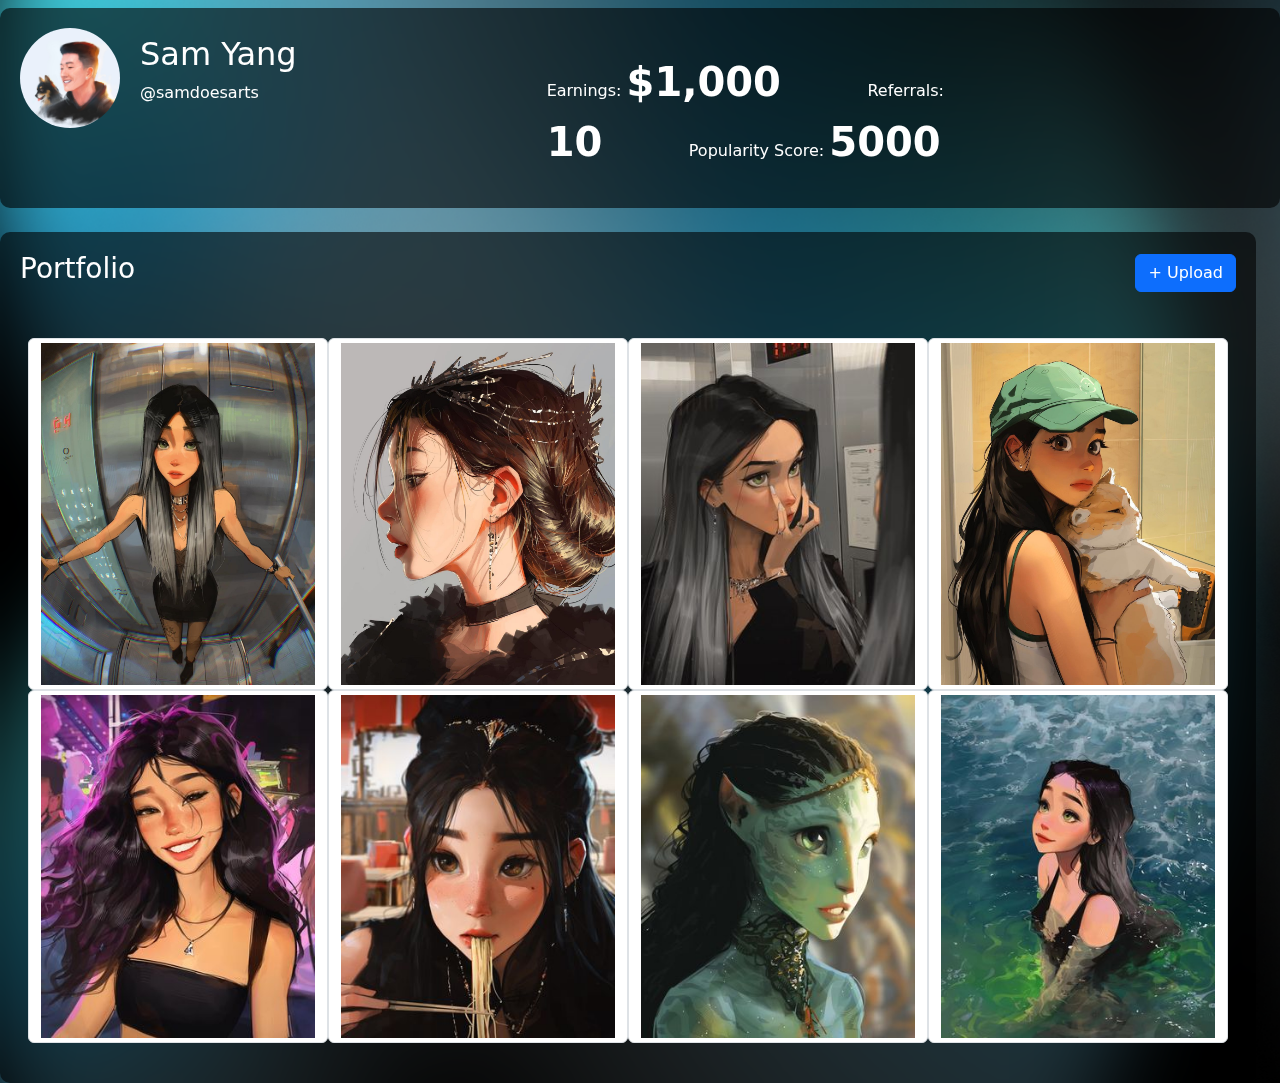
<file: ARartist/Artist Page.html>
<!DOCTYPE html>
<html lang="en">
<head>
  <meta charset="UTF-8">
  <meta name="viewport" content="width=device-width, initial-scale=1.0">
  <title>Artist Page</title>
  <link href="https://cdn.jsdelivr.net/npm/bootstrap@5.3.0-alpha1/dist/css/bootstrap.min.css" rel="stylesheet">
  <style>
    body {
      background-image: url('BG.png');
      background-size: cover;
      background-repeat: no-repeat;
    }

    .artist-container, .portfolio-container {
      background-color: rgba(0, 0, 0, 0.6);
      padding: 20px;
      border-radius: 10px;
      color: white;
      backdrop-filter: blur(5px);
    }

    .portfolio-header {
      display: flex;
      justify-content: space-between;
      align-items: center;
    }

    .artist-info {
      display: flex;
      align-items: center;
    }

    .artist-photo {
      width: 100px;
      height: 100px;
      border-radius: 50%;
      margin-right: 20px;
    }

    .image-grid {
        background-color: rgba(0, 0, 0, 0);
        padding: 20px;
        border-radius: 10px;
        }
        
    .Earnings{
        font-size: 15px;
        font-weight: bold;
    }
    .onhover {
  position: relative;
}

.onhover:hover {
  filter: brightness(0.7); /* Darken the image */
}

.onhover::after {
  content: "\f2ed"; /* Unicode for the delete icon */
  font-family: "Font Awesome 5 Free"; /* Use Font Awesome for the icon */
  font-weight: 900;
  position: absolute;
  bottom: 5px;
  right: 5px;
  font-size: 20px;
  color: #ffffff; /* Set the color of the icon */
  opacity: 0; /* Make the icon invisible by default */
  transition: opacity 0.3s ease-in-out; /* Add a transition effect for the opacity */
}

.onhover:hover::after {
  opacity: 1; /* Make the icon visible on hover */
}

  </style>
</head>
<body>
  <div class="container-fluid mt-2">
    <div class="row">
    <div class="col-md-12 artist-container">
    <div class="row">
        <div class="col-md-5">
        <div class="artist-info">
            <img src="Artist.jpg" alt="Artist Profile Photo" class="artist-photo">
            <div>
            <h2>Sam Yang</h2>
            <p>@samdoesarts</p>
            </div>
        </div>
        </div>
        <div class="col-md-6 text-start">
            <br>
        <p>Earnings: <span class="fw-bold fs-1">$1,000</span>&nbsp;&nbsp;&nbsp;&nbsp;&nbsp;&nbsp;&nbsp;&nbsp;&nbsp;&nbsp;&nbsp;&nbsp;&nbsp;&nbsp;&nbsp;&nbsp;&nbsp;Referrals: <span class="fw-bold fs-1">10</span>&nbsp;&nbsp;&nbsp;&nbsp;&nbsp;&nbsp;&nbsp;&nbsp;&nbsp;&nbsp;&nbsp;&nbsp;&nbsp;&nbsp;&nbsp;&nbsp;&nbsp;Popularity Score: <span class="fw-bold fs-1">5000</span></p>
        </div>
    </div>
    </div>

    <div class="row mt-4">
      <div class="col-md-15 offset-md-0 portfolio-container">
        <div class="portfolio-header">
          <h3>Portfolio</h3>
          <button class="btn btn-primary">+ Upload</button>
        </div>
        <div class="row row-cols-4 mt-4 image-grid">
          <img src="Image2.jpg" class="col img-thumbnail onhover">
          <img src="Image3.jpg" class="col img-thumbnail onhover">
          <img src="Image4.jpg" class="col img-thumbnail onhover">
          <img src="Image1.jpg" class="col img-thumbnail onhover">
          <img src="Image5.jpg" class="col img-thumbnail onhover">
          <img src="Image6.jpg" class="col img-thumbnail onhover">
          <img src="Image7.jpg" class="col img-thumbnail onhover">
          <img src="Image8.jpg" class="col img-thumbnail onhover">
        </div>
      </div>
    </div>
  </div>

  <script src="https://code.jquery.com/jquery-3.6.0.min.js"></script>
  <script src="https://cdn.jsdelivr.net/npm/@popperjs/core@2.11.6/dist/umd/popper.min.js"></script>
  <script src="https://cdn.jsdelivr.net/npm/bootstrap@5.3.0-alpha1/dist/js/bootstrap.min.js"></script>
</body>
</html>
</file>
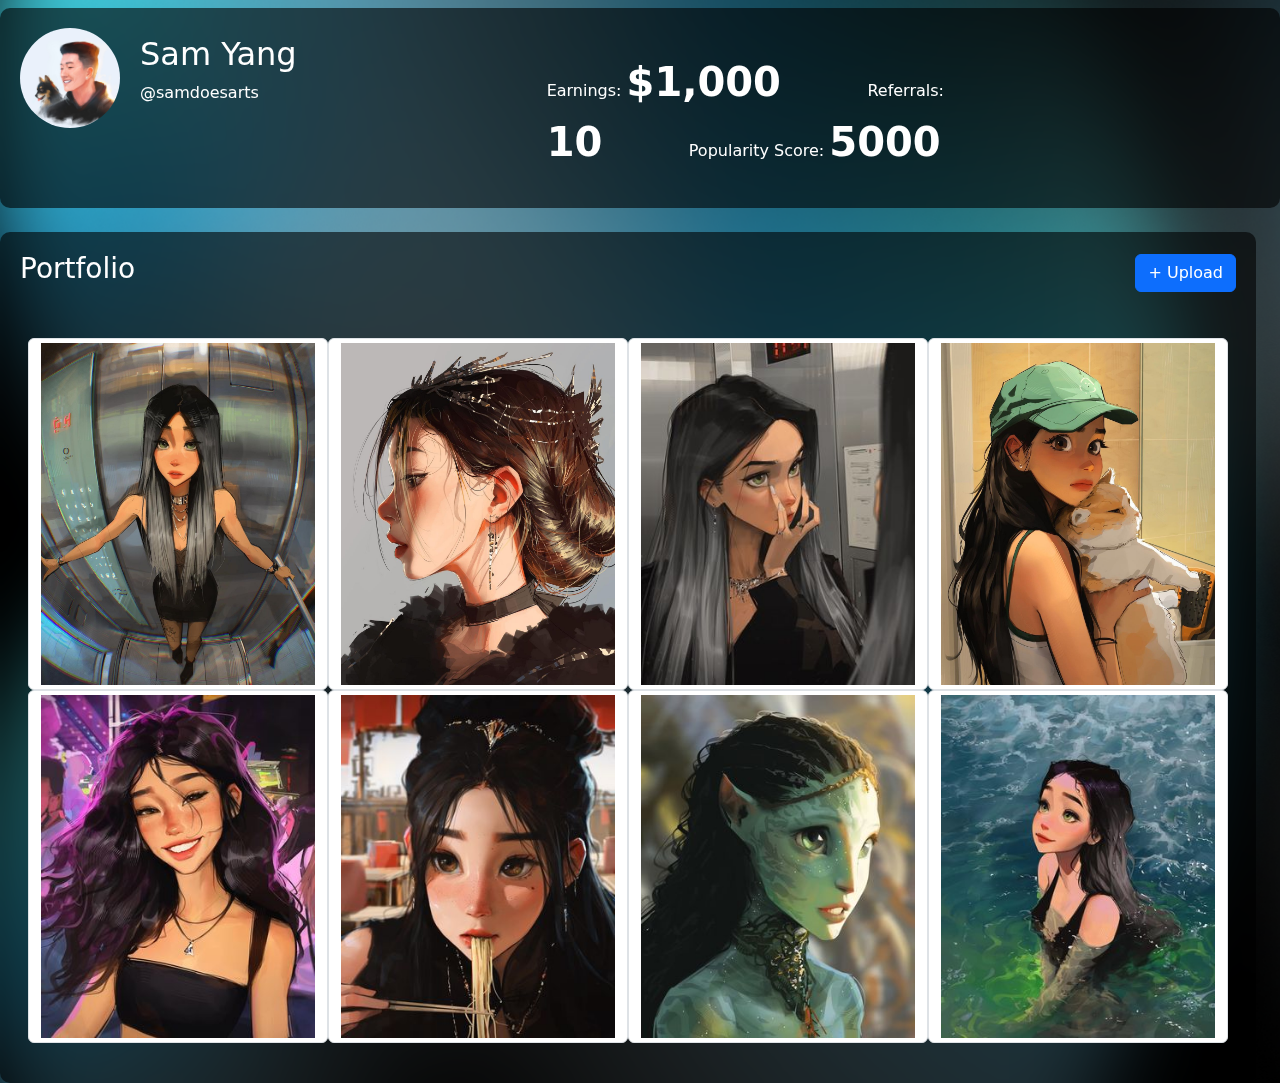
<file: Artist Page/Artist Page.html>
<!DOCTYPE html>
<html lang="en">
<head>
  <meta charset="UTF-8">
  <meta name="viewport" content="width=device-width, initial-scale=1.0">
  <title>Artist Page</title>
  <link href="https://cdn.jsdelivr.net/npm/bootstrap@5.3.0-alpha1/dist/css/bootstrap.min.css" rel="stylesheet">
  <style>
    body {
      background-image: url('BG.png');
      background-size: cover;
      background-repeat: no-repeat;
    }

    .artist-container, .portfolio-container {
      background-color: rgba(0, 0, 0, 0.6);
      padding: 20px;
      border-radius: 10px;
      color: white;
      backdrop-filter: blur(5px);
    }

    .portfolio-header {
      display: flex;
      justify-content: space-between;
      align-items: center;
    }

    .artist-info {
      display: flex;
      align-items: center;
    }

    .artist-photo {
      width: 100px;
      height: 100px;
      border-radius: 50%;
      margin-right: 20px;
    }

    .image-grid {
        background-color: rgba(0, 0, 0, 0);
        padding: 20px;
        border-radius: 10px;
        }
        
    .Earnings{
        font-size: 15px;
        font-weight: bold;
    }

  </style>
</head>
<body>
  <div class="container-fluid mt-2">
    <div class="row">
    <div class="col-md-12 artist-container">
    <div class="row">
        <div class="col-md-5">
        <div class="artist-info">
            <img src="Artist.jpg" alt="Artist Profile Photo" class="artist-photo">
            <div>
            <h2>Sam Yang</h2>
            <p>@samdoesarts</p>
            </div>
        </div>
        </div>
        <div class="col-md-6 text-start">
            <br>
        <p>Earnings: <span class="fw-bold fs-1">$1,000</span>&nbsp;&nbsp;&nbsp;&nbsp;&nbsp;&nbsp;&nbsp;&nbsp;&nbsp;&nbsp;&nbsp;&nbsp;&nbsp;&nbsp;&nbsp;&nbsp;&nbsp;Referrals: <span class="fw-bold fs-1">10</span>&nbsp;&nbsp;&nbsp;&nbsp;&nbsp;&nbsp;&nbsp;&nbsp;&nbsp;&nbsp;&nbsp;&nbsp;&nbsp;&nbsp;&nbsp;&nbsp;&nbsp;Popularity Score: <span class="fw-bold fs-1">5000</span></p>
        </div>
    </div>
    </div>

    <div class="row mt-4">
      <div class="col-md-15 offset-md-0 portfolio-container">
        <div class="portfolio-header">
          <h3>Portfolio</h3>
          <button class="btn btn-primary">+ Upload</button>
        </div>
        <div class="row row-cols-4 mt-4 image-grid">
          <img src="Image2.jpg" class="col img-thumbnail onhover">
          <img src="Image3.jpg" class="col img-thumbnail onhover">
          <img src="Image4.jpg" class="col img-thumbnail onhover">
          <img src="Image1.jpg" class="col img-thumbnail onhover">
          <img src="Image5.jpg" class="col img-thumbnail onhover">
          <img src="Image6.jpg" class="col img-thumbnail onhover">
          <img src="Image7.jpg" class="col img-thumbnail onhover">
          <img src="Image8.jpg" class="col img-thumbnail onhover">
        </div>
      </div>
    </div>
  </div>

  <script src="https://code.jquery.com/jquery-3.6.0.min.js"></script>
  <script src="https://cdn.jsdelivr.net/npm/@popperjs/core@2.11.6/dist/umd/popper.min.js"></script>
  <script src="https://cdn.jsdelivr.net/npm/bootstrap@5.3.0-alpha1/dist/js/bootstrap.min.js"></script>
</body>
</html>
</file>
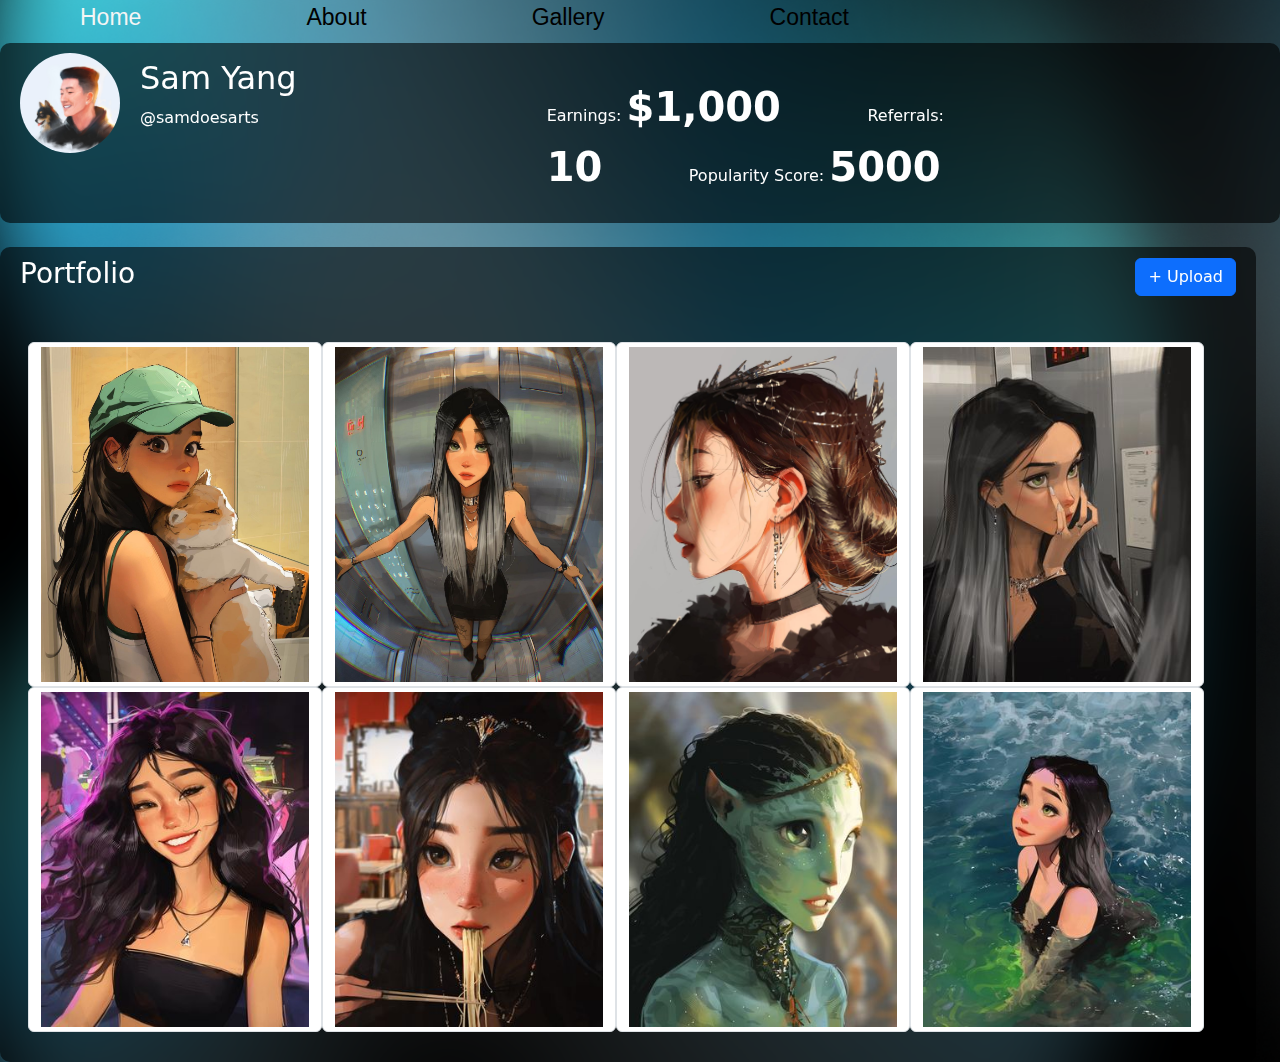
<file: Artist Page/Artist_Page.html>
<!DOCTYPE html>
<html lang="en">
<head>
  <meta charset="UTF-8">
  <meta name="viewport" content="width=device-width, initial-scale=1.0">
  <title>Artist Page</title>
  <link rel="shortcut icon" type="image/jpg" href="/site_logo.png">
  <link href="https://cdn.jsdelivr.net/npm/bootstrap@5.3.0-alpha1/dist/css/bootstrap.min.css" rel="stylesheet">
  <style>
    body {
      background-image: url('BG.png');
      background-size: cover;
      background-repeat: no-repeat;
    }
    body::-webkit-scrollbar {
      display: none; 
    }
    .menu a{
      text-decoration:none;
      color:black;
      align-items:center;
      padding:10px 70px;
      font-family: 'Franklin Gothic Medium', 'Arial Narrow', Arial, sans-serif;
      font-size:23px;
      justify-content:space-between;
      padding: 10px 80px;
      position: relative;
      overflow: hidden;
      transition: all 0.3s ease-out;

    }
    .menu a:hover{
      color:whitesmoke;
    }

    .artist-container, .portfolio-container {
      background-color: rgba(0, 0, 0, 0.6);
      padding: 10px 20px;
      border-radius: 10px;
      color: white;
      backdrop-filter: blur(5px);
    }

    .portfolio-header {
      display: flex;
      justify-content: space-between;
      align-items: center;
    }

    .artist-info {
      display: flex;
      align-items: center;
    }

    .artist-photo {
      width: 100px;
      height: 100px;
      border-radius: 50%;
      margin-right: 20px;
    }

    .image-grid {
        background-color: rgba(0, 0, 0, 0);
        padding: 20px;
        border-radius: 10px;
        }
        
    .Earnings{
        font-size: 15px;
        font-weight: bold;
    }
    #imgs{   
      display: flex;
      max-width: 100%;
      max-height: 80%;
      cursor:pointer;
      transition: transform 0.3s ease-in-out;
    }
    #imgs:img hover {
      transform: scale(1.1);
  }

  </style>
</head>
<body>
  <div class="menu">
            
    <a href="/landing.html">Home</a>
    <a href="#About">About</a>
    <a href="#gallery">Gallery</a>
    <a href="contact.html">Contact</a>
</div>
  <div class="container-fluid mt-2">
    <div class="row">
    <div class="col-md-12 artist-container">
    <div class="row">
        <div class="col-md-5">
        <div class="artist-info">
            <img src="Artist.jpg" alt="Artist Profile Photo" class="artist-photo">
            <div>
            <h2>Sam Yang</h2>
            <p>@samdoesarts</p>
            </div>
        </div>
        </div>
        <div class="col-md-6 text-start">
            <br>
        <p>Earnings: <span class="fw-bold fs-1">$1,000</span>&nbsp;&nbsp;&nbsp;&nbsp;&nbsp;&nbsp;&nbsp;&nbsp;&nbsp;&nbsp;&nbsp;&nbsp;&nbsp;&nbsp;&nbsp;&nbsp;&nbsp;Referrals: <span class="fw-bold fs-1">10</span>&nbsp;&nbsp;&nbsp;&nbsp;&nbsp;&nbsp;&nbsp;&nbsp;&nbsp;&nbsp;&nbsp;&nbsp;&nbsp;&nbsp;&nbsp;&nbsp;&nbsp;Popularity Score: <span class="fw-bold fs-1">5000</span></p>
        </div>
    </div>
    </div>

    <div class="row mt-4">
      <div class="col-md-15 offset-md-0 portfolio-container">
        <div class="portfolio-header">
          <h3>Portfolio</h3>
          <button class="btn btn-primary">+ Upload</button>
        </div>
        <div class="row row-cols-4 mt-4 image-grid" id="imgs">
          <img src="Image1.jpg" class="col img-thumbnail">
          <img src="Image2.jpg" class="col img-thumbnail">
          <img src="Image3.jpg" class="col img-thumbnail">
          <img src="Image4.jpg" class="col img-thumbnail">
          <img src="Image5.jpg" class="col img-thumbnail">
          <img src="Image6.jpg" class="col img-thumbnail">
          <img src="Image7.jpg" class="col img-thumbnail">
          <img src="Image8.jpg" class="col img-thumbnail">
        </div>
      </div>
    </div>
  </div>

  <script src="https://code.jquery.com/jquery-3.6.0.min.js"></script>
  <script src="https://cdn.jsdelivr.net/npm/@popperjs/core@2.11.6/dist/umd/popper.min.js"></script>
  <script src="https://cdn.jsdelivr.net/npm/bootstrap@5.3.0-alpha1/dist/js/bootstrap.min.js"></script>
</body>
</html>
</file>
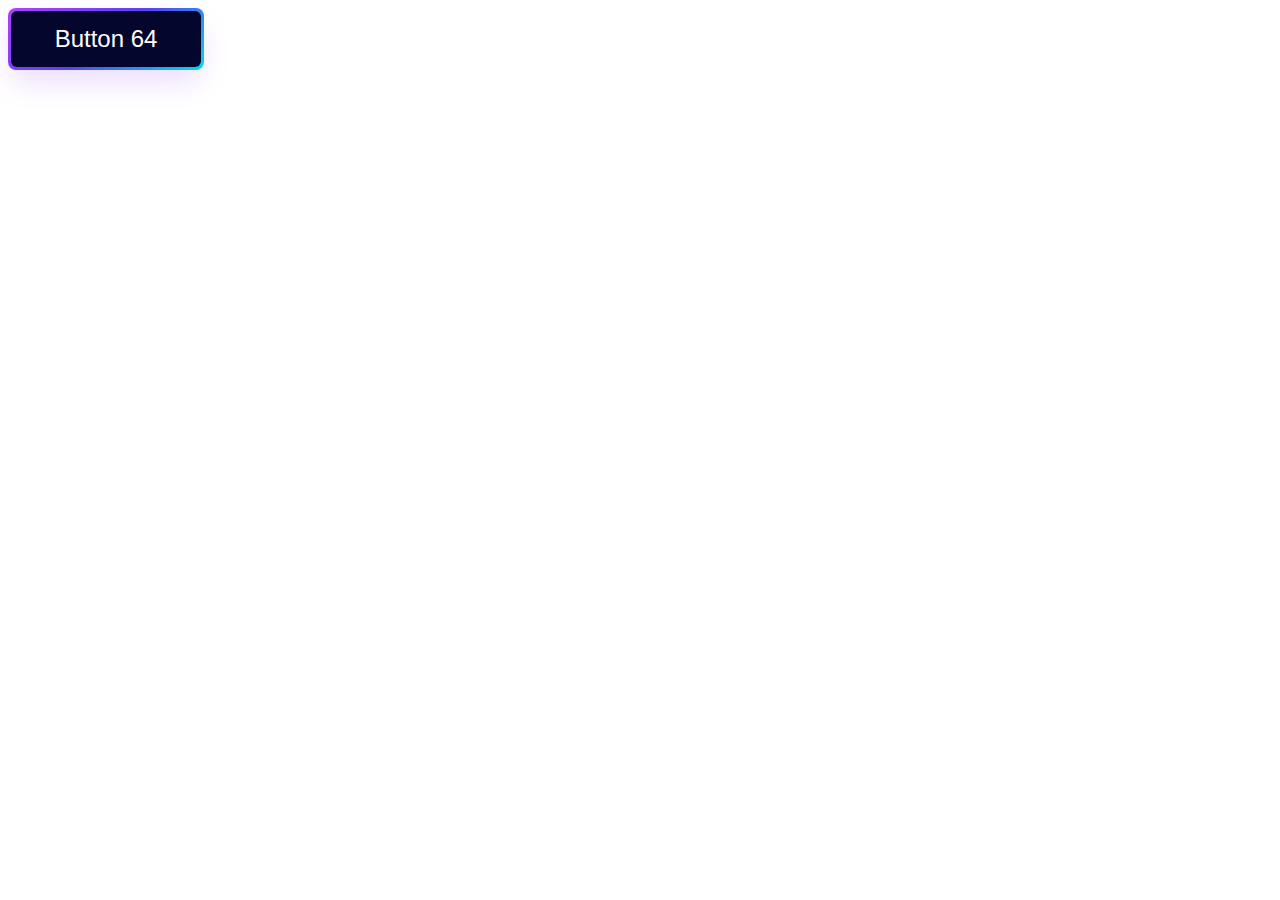
<file: Artist Page/timepass.html>
<!-- HTML !-->
<html lang="en">
<head>
    <meta charset="UTF-8">
    <meta http-equiv="X-UA-Compatible" content="IE=edge">
    <meta name="viewport" content="width=device-width, initial-scale=1.0">
    <title>Document</title>
    <style>
        
.button-64 {
    align-items: center;
    background-image: linear-gradient(144deg,#AF40FF, #5B42F3 50%,#00DDEB);
    border: 0;
    border-radius: 8px;
    box-shadow: rgba(151, 65, 252, 0.2) 0 15px 30px -5px;
    box-sizing: border-box;
    color: #FFFFFF;
    display: flex;
    font-family: Phantomsans, sans-serif;
    font-size: 20px;
    justify-content: center;
    line-height: 1em;
    max-width: 100%;
    min-width: 140px;
    padding: 3px;
    text-decoration: none;
    user-select: none;
    -webkit-user-select: none;
    touch-action: manipulation;
    white-space: nowrap;
    cursor: pointer;
  }
  
  .button-64:active,
  .button-64:hover {
    outline: 0;
  }
  
  .button-64 span {
    background-color: rgb(5, 6, 45);
    padding: 16px 24px;
    border-radius: 6px;
    width: 100%;
    height: 100%;
    transition: 300ms;
  }
  
  .button-64:hover span {
    background: none;
  }
  
  @media (min-width: 768px) {
    .button-64 {
      font-size: 24px;
      min-width: 196px;
    }
  }
    </style>
</head>
<body>
    <button class="button-64" role="button"><span class="text">Button 64</span></button>
</body>
</html>
</file>
